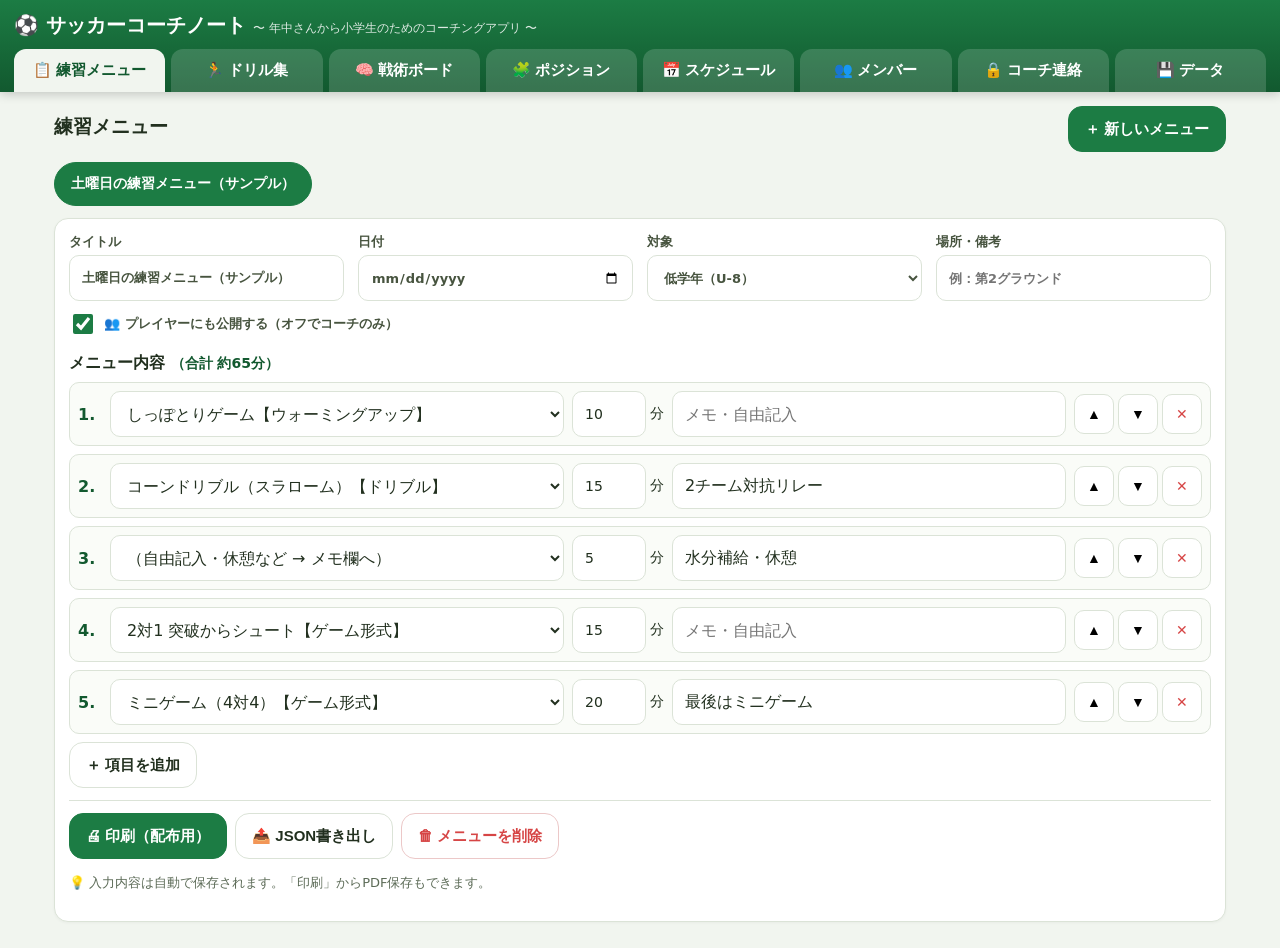
<file: index.html>
<!DOCTYPE html>
<html lang="ja">
<head>
<meta charset="utf-8">
<meta name="viewport" content="width=device-width, initial-scale=1, viewport-fit=cover">
<meta name="apple-mobile-web-app-capable" content="yes">
<title>サッカーコーチノート</title>
<link rel="icon" href="data:image/svg+xml,%3Csvg xmlns='http://www.w3.org/2000/svg' viewBox='0 0 100 100'%3E%3Ctext y='.9em' font-size='90'%3E%E2%9A%BD%3C/text%3E%3C/svg%3E">
<link rel="stylesheet" href="css/style.css">
</head>
<body>
<div id="app">

  <header class="app-header">
    <h1>⚽ サッカーコーチノート <small>〜 年中さんから小学生のためのコーチングアプリ 〜</small></h1>
    <nav class="tabs">
      <button class="tab-btn active" data-tab="menus">📋 練習メニュー</button>
      <button class="tab-btn" data-tab="drills">🏃 ドリル集</button>
      <button class="tab-btn" data-tab="board">🧠 戦術ボード</button>
      <button class="tab-btn" data-tab="formation">🧩 ポジション</button>
      <button class="tab-btn" data-tab="schedule">📅 スケジュール</button>
      <button class="tab-btn" data-tab="roster">👥 メンバー</button>
      <button class="tab-btn coach-only" data-tab="coachnotes">🔒 コーチ連絡</button>
      <button class="tab-btn" data-tab="data">💾 データ</button>
    </nav>
  </header>

  <main>

    <!-- ============ 練習メニュー ============ -->
    <section id="tab-menus" class="tab active">
      <div class="pane-head">
        <h2>練習メニュー</h2>
        <button id="menu-new" class="btn primary coach-only">＋ 新しいメニュー</button>
      </div>
      <div id="menu-list" class="chip-list"></div>

      <div id="menu-editor" class="card hidden">
        <div class="form-grid">
          <label>タイトル<input id="menu-title" placeholder="例：土曜日の練習"></label>
          <label>日付<input id="menu-date" type="date"></label>
          <label>対象<select id="menu-age"></select></label>
          <label>場所・備考<input id="menu-note" placeholder="例：第2グラウンド"></label>
        </div>

        <label class="vis-toggle coach-only"><input type="checkbox" id="menu-visible" checked> 👥 プレイヤーにも公開する（オフでコーチのみ）</label>

        <h3>メニュー内容 <span id="menu-total" class="total"></span></h3>
        <div id="menu-items"></div>
        <button id="menu-add-item" class="btn coach-only">＋ 項目を追加</button>

        <div class="btn-row end">
          <button id="menu-print" class="btn primary">🖨 印刷（配布用）</button>
          <button id="menu-export" class="btn">📤 JSON書き出し</button>
          <button id="menu-delete" class="btn danger coach-only">🗑 メニューを削除</button>
        </div>
        <p class="hint coach-only">💡 入力内容は自動で保存されます。「印刷」からPDF保存もできます。</p>
        <p class="hint player-only">👀 このメニューは閲覧専用です。「印刷」からPDF保存できます。</p>
      </div>
    </section>

    <!-- ============ ドリル集 ============ -->
    <section id="tab-drills" class="tab">
      <div class="pane-head">
        <h2>ドリル集（練習の引き出し）</h2>
        <button id="drill-new" class="btn primary coach-only">＋ 新しいドリル</button>
      </div>

      <div id="drill-form" class="card hidden coach-only">
        <h3 id="drill-form-title">新しいドリル</h3>
        <div class="form-grid">
          <label>ドリル名<input id="df-name" placeholder="例：鳥かごパス"></label>
          <label>カテゴリ<select id="df-category"></select></label>
          <label>対象年齢<select id="df-age"></select></label>
          <label>目安時間（分）<input id="df-duration" type="number" min="0" max="180" inputmode="numeric"></label>
          <label>人数<input id="df-players" placeholder="例：4人1組"></label>
          <label>用具<input id="df-equipment" placeholder="例：コーン4個、ビブス"></label>
        </div>
        <label class="block">やり方<textarea id="df-desc" rows="4" placeholder="ルール・進め方を書きます"></textarea></label>
        <label class="block">コーチングポイント<textarea id="df-points" rows="3" placeholder="声かけのポイントなど"></textarea></label>
        <label class="block">図（戦術ボードで作成したもの）<select id="df-board"></select></label>
        <label class="vis-toggle"><input type="checkbox" id="df-visible" checked> 👥 プレイヤーにも公開する（オフでコーチのみ）</label>
        <div class="btn-row end">
          <button id="df-save" class="btn primary">保存</button>
          <button id="df-cancel" class="btn">キャンセル</button>
          <button id="df-delete" class="btn danger hidden">削除</button>
        </div>
      </div>

      <div id="drill-list" class="drill-grid"></div>
    </section>

    <!-- ============ 戦術ボード ============ -->
    <section id="tab-board" class="tab">
      <div class="pane-head">
        <h2>戦術ボード</h2>
        <span class="hint">駒を置く → 指でドラッグして動かす／タップで番号・文字を変更</span>
      </div>

      <div class="board-layout">
        <div class="board-main">
          <div class="toolbar coach-only" id="board-tools">
            <button class="tool active" data-tool="select">✋ 移動</button>
            <button class="tool" data-tool="home">🔵 味方</button>
            <button class="tool" data-tool="away">🔴 相手</button>
            <button class="tool" data-tool="ball">⚽ ボール</button>
            <button class="tool" data-tool="cone">🔺 コーン</button>
            <button class="tool" data-tool="marker">🟡 マーカー</button>
            <button class="tool" data-tool="goal">🥅 ゴール</button>
            <button class="tool" data-tool="arrow">➡ 動き</button>
            <button class="tool" data-tool="parrow">⤍ パス(点線)</button>
            <button class="tool" data-tool="pen">✏️ ペン</button>
            <button class="tool" data-tool="text">🔤 文字</button>
            <button class="tool" data-tool="erase">🧹 消す</button>
          </div>
          <div class="toolbar sub coach-only">
            <span class="tb-label">色</span>
            <span id="board-colors" class="swatches"></span>
            <select id="board-field" class="field-select"></select>
            <button id="board-undo" class="btn small">↩ 戻す</button>
            <button id="board-clear" class="btn small danger">全消去</button>
          </div>

          <svg id="board-svg" xmlns="http://www.w3.org/2000/svg"></svg>

          <label class="vis-toggle coach-only"><input type="checkbox" id="board-visible" checked> 👥 プレイヤーにも公開する（オフでコーチのみ）</label>
          <div class="btn-row board-actions">
            <input id="board-name" class="coach-only" placeholder="ボード名（例：コーナーキックの守備）">
            <button id="board-save" class="btn primary coach-only">💾 保存</button>
            <button id="board-newbtn" class="btn coach-only">＋ 新規</button>
            <button id="board-png" class="btn">🖼 PNG保存</button>
            <button id="board-print" class="btn">🖨 印刷</button>
            <span id="board-status" class="status"></span>
          </div>
        </div>

        <aside class="board-side">
          <h3>保存したボード</h3>
          <div id="board-list"></div>
        </aside>
      </div>
    </section>

    <!-- ============ ポジション ============ -->
    <section id="tab-formation" class="tab">
      <div class="pane-head">
        <h2>ポジション（フォーメーション）</h2>
        <span class="hint">選手をドラッグで移動／タップで選手・役割を設定</span>
      </div>

      <!-- ポジション枠の編集モーダル -->
      <div id="fm-slot-modal" class="modal-overlay hidden">
        <div class="modal-box">
          <h3 id="fm-slot-title">選手を設定</h3>
          <label class="block">登録メンバーから選ぶ
            <select id="fm-slot-member"></select>
          </label>
          <label class="block" id="fm-slot-name-wrap">名前（自由入力）
            <input id="fm-slot-name" placeholder="例：たろう">
          </label>
          <label class="block">背番号
            <input id="fm-slot-num" inputmode="numeric" placeholder="例：7">
          </label>
          <div class="block">
            <span class="field-label">役割（ポジション）</span>
            <div id="fm-slot-roles" class="role-pick"></div>
          </div>
          <div class="btn-row end">
            <button id="fm-slot-save" class="btn primary">決定</button>
            <button id="fm-slot-clear" class="btn">空欄にする</button>
            <button id="fm-slot-cancel" class="btn">キャンセル</button>
          </div>
        </div>
      </div>

      <div class="board-layout">
        <div class="board-main">
          <div class="toolbar sub">
            <select id="fm-format" class="field-select coach-only"></select>
            <select id="fm-preset" class="field-select coach-only"></select>
            <input id="fm-name" class="coach-only" placeholder="名前（例：vs ○○FC 前半）">
            <label class="vis-toggle coach-only"><input type="checkbox" id="fm-visible" checked> 👥 プレイヤーに公開</label>
          </div>
          <svg id="formation-svg" xmlns="http://www.w3.org/2000/svg" class="formation"></svg>
          <div class="btn-row board-actions">
            <button id="fm-save" class="btn primary coach-only">💾 保存</button>
            <button id="fm-new" class="btn coach-only">＋ 新規</button>
            <button id="fm-png" class="btn">🖼 PNG保存</button>
            <button id="fm-print" class="btn">🖨 印刷</button>
            <span id="fm-status" class="status"></span>
          </div>
        </div>

        <aside class="board-side">
          <h3>保存したポジション表</h3>
          <div id="formation-list"></div>
        </aside>
      </div>
    </section>

    <!-- ============ スケジュール ============ -->
    <section id="tab-schedule" class="tab">
      <div class="pane-head">
        <h2>スケジュール（練習・試合・出欠・結果）</h2>
        <div class="btn-row" style="margin-top:0">
          <button id="event-new" class="btn primary coach-only">＋ 新しい予定</button>
          <button id="schedule-print" class="btn">🖨 一覧を印刷</button>
          <button id="schedule-export" class="btn">📤 JSON書き出し</button>
        </div>
      </div>

      <div id="event-form" class="card hidden coach-only" data-id="" data-new="">
        <h3 id="event-form-title">新しい予定</h3>
        <div class="form-grid">
          <label>種別
            <select id="ef-type">
              <option value="practice">練習</option>
              <option value="match">試合</option>
              <option value="other">その他</option>
            </select>
          </label>
          <label>内容・タイトル<input id="ef-title" placeholder="例：土曜練習／練習試合 vs ○○FC"></label>
          <label>日付<input id="ef-date" type="date"></label>
          <label>開始<input id="ef-start" type="time"></label>
          <label>終了<input id="ef-end" type="time"></label>
          <label>場所<input id="ef-place" placeholder="例：第2グラウンド"></label>
          <label id="ef-opponent-wrap">対戦相手<input id="ef-opponent" placeholder="例：さくらFC"></label>
          <label>練習メニュー<select id="ef-menu"></select></label>
        </div>
        <label class="block">メモ・連絡事項<textarea id="ef-note" rows="2" placeholder="集合時間・持ち物など"></textarea></label>
        <label class="vis-toggle"><input type="checkbox" id="ef-visible" checked> 👥 プレイヤーにも公開する（オフでコーチのみ）</label>

        <div id="ef-repeat-wrap" class="ef-repeat">
          <div class="form-grid">
            <label>複数日にまとめて登録
              <select id="ef-repeat">
                <option value="none">1日だけ登録</option>
                <option value="weekly">毎週（同じ曜日）</option>
                <option value="biweekly">隔週（2週ごと）</option>
                <option value="daily">毎日（連続）</option>
              </select>
            </label>
            <label id="ef-repeat-count-wrap">回数（最初の日を含む）
              <input id="ef-repeat-count" type="number" min="2" max="30" value="4" inputmode="numeric">
            </label>
          </div>
          <p class="hint" id="ef-repeat-hint"></p>
        </div>

        <div class="btn-row end">
          <button id="ef-save" class="btn primary">保存</button>
          <button id="ef-cancel" class="btn">キャンセル</button>
        </div>
      </div>

      <div class="sv-bar">
        <div class="sv-toggle">
          <button id="sv-list" class="sv-btn active">☰ リスト</button>
          <button id="sv-cal" class="sv-btn">📅 カレンダー</button>
        </div>
        <div id="cal-nav" class="cal-nav">
          <button id="cal-prev" class="btn small" title="前の月">‹</button>
          <span id="cal-label" class="cal-label"></span>
          <button id="cal-next" class="btn small" title="次の月">›</button>
          <button id="cal-today" class="btn small">今月</button>
        </div>
      </div>

      <div id="event-calendar"></div>

      <div class="schedule-layout">
        <div id="event-list" class="event-list"></div>
        <div id="event-detail" class="card hidden"></div>
      </div>
    </section>

    <!-- ============ メンバー ============ -->
    <section id="tab-roster" class="tab">
      <div class="pane-head">
        <h2>メンバー（名簿）</h2>
        <div class="btn-row" style="margin-top:0">
          <button id="roster-new" class="btn primary coach-only">＋ メンバーを追加</button>
          <button id="roster-print" class="btn">🖨 名簿を印刷</button>
          <button id="roster-csv-export" class="btn">📤 CSV書き出し</button>
          <button id="roster-csv-import" class="btn coach-only">📥 CSV読み込み</button>
          <input type="file" id="roster-csv-file" accept=".csv,text/csv" hidden>
        </div>
      </div>

      <div id="member-form" class="card hidden coach-only">
        <h3 id="member-form-title">新しいメンバー</h3>
        <div class="form-grid">
          <label>区分
            <select id="mf-kind">
              <option value="player">選手</option>
              <option value="coach">コーチ</option>
            </select>
          </label>
          <label>名前<input id="mf-name" placeholder="例：たろう／さとうコーチ"></label>
          <label class="mf-player-field">学年<select id="mf-grade"></select></label>
          <label class="mf-player-field">背番号<input id="mf-number" inputmode="numeric" placeholder="例：7"></label>
          <label class="mf-coach-field">役割<input id="mf-role" placeholder="例：監督／GKコーチ／会計"></label>
          <label>メモ<input id="mf-note" placeholder="例：連絡先・ポジションなど"></label>
        </div>
        <div class="block mf-coach-field" id="mf-grades-wrap">
          <span class="field-label">担当学年（複数選べます・任意）</span>
          <div id="mf-grades" class="grade-checks"></div>
        </div>
        <div class="btn-row end">
          <button id="mf-save" class="btn primary">保存</button>
          <button id="mf-cancel" class="btn">キャンセル</button>
          <button id="mf-delete" class="btn danger hidden">削除</button>
        </div>
      </div>

      <div id="roster-list"></div>
    </section>

    <!-- ============ コーチ連絡（コーチ専用） ============ -->
    <section id="tab-coachnotes" class="tab coach-only">
      <div class="pane-head">
        <h2>🔒 コーチ連絡（コーチ専用）</h2>
        <span class="hint">この内容はコーチだけが見られます。プレイヤーには表示されません。</span>
      </div>

      <div class="card">
        <label class="block">連絡・メモを投稿
          <textarea id="cn-input" rows="3" placeholder="例：土曜は用具当番が田中コーチ。ビブスの洗濯をお願いします。"></textarea>
        </label>
        <div class="btn-row end">
          <button id="cn-post" class="btn primary">投稿する</button>
        </div>
      </div>

      <div id="cn-list"></div>
    </section>

    <!-- ============ データ管理 ============ -->
    <section id="tab-data" class="tab">
      <h2>データ管理</h2>
      <div class="card">
        <p id="data-stats"></p>
        <div class="btn-row">
          <button id="data-export" class="btn primary">📤 全データを書き出す（JSON）</button>
          <button id="data-import" class="btn coach-only">📥 データを読み込む</button>
          <input type="file" id="data-file" accept=".json,application/json" hidden>
          <button id="data-reset" class="btn danger coach-only">🗑 全データを削除（初期化）</button>
        </div>
        <p class="hint">
          ・データはこの端末のブラウザ内に自動保存されます。<br>
          ・「書き出す」で作ったJSONファイルを、別のタブレットで「読み込む」と同じデータを使えます。<br>
          ・練習メニュー単体のJSONは、メニュー画面の「JSON書き出し」から出力できます（読み込むと追加取り込みされます）。<br>
          ・図はPNG画像として保存でき、各画面の「印刷」からは紙の配布資料やPDFを作成できます。
        </p>
      </div>
    </section>

  </main>
</div>

<!-- 印刷用領域（印刷時のみ表示） -->
<div id="print-area"></div>

<script src="js/board.js"></script>
<script src="js/app.js"></script>
</body>
</html>
</file>
<file: css/style.css>
/* =========================================================
 * サッカーコーチノート スタイル（タブレット優先）
 * ======================================================= */
:root {
  --green: #1c7c44;
  --green-dark: #12592f;
  --bg: #f1f5ef;
  --card: #ffffff;
  --line: #dbe3d7;
  --text: #22301f;
  --accent: #1f6fe0;
  --danger: #d64545;
  --radius: 14px;
}

* { box-sizing: border-box; -webkit-tap-highlight-color: transparent; }

body {
  margin: 0;
  font-family: system-ui, -apple-system, "Segoe UI", "Hiragino Kaku Gothic ProN", "Noto Sans JP", sans-serif;
  background: var(--bg);
  color: var(--text);
  -webkit-text-size-adjust: 100%;
}

/* ---- ヘッダー・タブ ---- */
.app-header {
  position: sticky;
  top: 0;
  z-index: 20;
  background: linear-gradient(180deg, var(--green), var(--green-dark));
  color: #fff;
  padding: 10px 14px 0;
  box-shadow: 0 2px 10px rgba(0, 0, 0, 0.2);
}
.app-header h1 { font-size: 20px; margin: 2px 0 10px; }
.app-header h1 small { font-size: 12px; font-weight: 500; opacity: 0.85; }

.tabs { display: flex; gap: 6px; overflow-x: auto; }
.tab-btn {
  flex: 1;
  min-width: 108px;
  padding: 12px 6px;
  font-size: 15px;
  font-weight: 700;
  border: none;
  border-radius: 12px 12px 0 0;
  background: rgba(255, 255, 255, 0.16);
  color: #fff;
  cursor: pointer;
  white-space: nowrap;
}
.tab-btn.active { background: var(--bg); color: var(--green-dark); }

main { padding: 14px; max-width: 1200px; margin: 0 auto; }
.tab { display: none; }
.tab.active { display: block; }

h2 { font-size: 19px; margin: 6px 0 10px; }
h3 { font-size: 16px; margin: 16px 0 8px; }

.pane-head { display: flex; align-items: center; justify-content: space-between; gap: 10px; flex-wrap: wrap; }
.hidden { display: none !important; }
.hint { color: #5c6b57; font-size: 13px; line-height: 1.7; }
.total { color: var(--green-dark); font-size: 14px; }
.status { color: var(--green-dark); font-weight: 700; font-size: 14px; }

/* ---- ボタン・カード ---- */
.btn {
  min-height: 46px;
  padding: 8px 16px;
  font-size: 15px;
  font-weight: 700;
  border: 1.5px solid var(--line);
  border-radius: var(--radius);
  background: #fff;
  color: var(--text);
  cursor: pointer;
}
.btn:active { transform: scale(0.97); }
.btn.primary { background: var(--green); border-color: var(--green); color: #fff; }
.btn.danger { color: var(--danger); border-color: #ecc8c8; }
.btn.small { min-height: 38px; padding: 4px 10px; font-size: 13px; }
.btn-row { display: flex; gap: 8px; flex-wrap: wrap; align-items: center; margin-top: 12px; }
.btn-row.end { border-top: 1px solid var(--line); padding-top: 12px; }

.icon-btn {
  min-width: 40px;
  min-height: 40px;
  border: 1.5px solid var(--line);
  border-radius: 10px;
  background: #fff;
  font-size: 14px;
  cursor: pointer;
}
.icon-btn.danger { color: var(--danger); }

.card {
  background: var(--card);
  border: 1px solid var(--line);
  border-radius: var(--radius);
  padding: 14px;
  margin: 12px 0;
  box-shadow: 0 1px 3px rgba(0, 0, 0, 0.04);
}

/* ---- フォーム ---- */
input, select, textarea {
  font: inherit;
  color: inherit;
  border: 1.5px solid var(--line);
  border-radius: 10px;
  padding: 10px 12px;
  background: #fff;
  min-height: 46px;
  max-width: 100%;
}
textarea { min-height: 0; line-height: 1.6; }
input:focus, select:focus, textarea:focus { outline: 2px solid var(--green); outline-offset: 0; border-color: var(--green); }

.form-grid {
  display: grid;
  grid-template-columns: repeat(auto-fit, minmax(220px, 1fr));
  gap: 10px 14px;
}
.form-grid label, label.block { display: flex; flex-direction: column; gap: 4px; font-size: 13px; font-weight: 700; color: #47543f; }
label.block { margin-top: 10px; }

/* ---- メニュー一覧チップ ---- */
.chip-list { display: flex; gap: 8px; flex-wrap: wrap; margin: 10px 0; }
.chip {
  padding: 10px 16px;
  min-height: 44px;
  border-radius: 22px;
  border: 1.5px solid var(--line);
  background: #fff;
  font-size: 14px;
  font-weight: 700;
  cursor: pointer;
}
.chip.active { background: var(--green); border-color: var(--green); color: #fff; }

/* ---- メニュー項目 ---- */
.menu-item {
  display: flex;
  align-items: center;
  gap: 8px;
  flex-wrap: wrap;
  padding: 8px;
  border: 1px solid var(--line);
  border-radius: 10px;
  margin-bottom: 8px;
  background: #fafcf8;
}
.mi-num { font-weight: 800; color: var(--green-dark); min-width: 24px; }
.mi-drill { flex: 2 1 220px; }
.mi-time { display: flex; align-items: center; gap: 4px; font-size: 14px; }
.mi-min { width: 74px; }
.mi-note { flex: 2 1 160px; }
.mi-btns { display: flex; gap: 4px; margin-left: auto; }

/* ---- ドリル一覧 ---- */
.drill-grid { display: grid; grid-template-columns: repeat(auto-fill, minmax(300px, 1fr)); gap: 12px; }
.drill-card { margin: 0; display: flex; flex-direction: column; gap: 8px; }
.drill-card-head { display: flex; align-items: center; justify-content: space-between; gap: 8px; font-size: 15px; }
.tag { background: #e7f0e3; color: var(--green-dark); border-radius: 12px; padding: 3px 10px; font-size: 12px; font-weight: 700; white-space: nowrap; }
.drill-card-meta { font-size: 13px; color: #5c6b57; }
.drill-card-desc { font-size: 13px; line-height: 1.7; color: #333; }

/* ---- 戦術ボード ---- */
.board-layout { display: grid; grid-template-columns: minmax(0, 1fr) 280px; gap: 14px; margin-top: 10px; }
@media (max-width: 900px) { .board-layout { grid-template-columns: 1fr; } }

.toolbar { display: flex; gap: 6px; flex-wrap: wrap; margin-bottom: 8px; align-items: center; }
.tool {
  min-height: 46px;
  padding: 6px 12px;
  font-size: 14px;
  font-weight: 700;
  border: 1.5px solid var(--line);
  border-radius: 12px;
  background: #fff;
  cursor: pointer;
}
.tool.active { background: var(--accent); border-color: var(--accent); color: #fff; }
.tb-label { font-size: 13px; font-weight: 700; color: #47543f; }
.swatches { display: flex; gap: 6px; }
.swatch {
  width: 38px;
  height: 38px;
  border-radius: 50%;
  border: 2px solid #c9d2c4;
  cursor: pointer;
  padding: 0;
}
.swatch.active { outline: 3px solid var(--accent); outline-offset: 1px; }
.field-select { min-height: 46px; }

#board-svg {
  width: 100%;
  height: auto;
  max-height: 74vh;
  display: block;
  border-radius: 12px;
  box-shadow: 0 2px 10px rgba(0, 0, 0, 0.12);
  touch-action: none;
  user-select: none;
}
#formation-svg {
  height: 72vh;
  max-width: 100%;
  width: auto;
  display: block;
  margin: 0 auto;
  border-radius: 12px;
  box-shadow: 0 2px 10px rgba(0, 0, 0, 0.12);
  touch-action: none;
  user-select: none;
}

.board-actions input { flex: 1 1 220px; }

.board-side h3 { margin-top: 0; }
.board-item { margin: 0 0 10px; padding: 10px; }
.board-item.active { border-color: var(--green); box-shadow: 0 0 0 2px rgba(28, 124, 68, 0.25); }
.board-item-name { font-size: 13px; font-weight: 700; margin-top: 6px; line-height: 1.5; }
.board-item-name small { color: #5c6b57; font-weight: 500; }
.b-thumb svg { width: 100%; height: auto; display: block; border-radius: 8px; }
.b-thumb.tall svg { max-height: 220px; width: auto; margin: 0 auto; }
.drill-card .b-thumb svg { border-radius: 10px; }

/* =========================================================
 * 印刷
 * ======================================================= */
#print-area { display: none; }

@media print {
  body.printing #app { display: none !important; }
  body.printing #print-area { display: block; }
}

.p-doc { font-size: 12pt; color: #111; }
.p-title {
  font-size: 18pt;
  margin: 0 0 6pt;
  padding-bottom: 4pt;
  border-bottom: 2.5pt solid #1c7c44;
}
.p-meta { font-size: 10.5pt; color: #333; margin-bottom: 10pt; }

.p-drill {
  border: 1pt solid #bbb;
  border-radius: 6pt;
  padding: 8pt 10pt;
  margin-bottom: 8pt;
  break-inside: avoid;
}
.p-drill-head { display: flex; align-items: baseline; gap: 8pt; }
.p-num {
  background: #1c7c44;
  color: #fff;
  border-radius: 50%;
  width: 18pt;
  height: 18pt;
  display: inline-flex;
  align-items: center;
  justify-content: center;
  font-weight: 700;
  font-size: 11pt;
  flex-shrink: 0;
}
.p-drill-name { font-weight: 700; font-size: 13pt; flex: 1; }
.p-min { font-weight: 700; color: #1c7c44; white-space: nowrap; }
.p-tags { font-size: 9.5pt; color: #444; margin: 3pt 0 0 26pt; }
.p-note { font-size: 10pt; margin: 3pt 0 0 26pt; }
.p-body { display: flex; gap: 10pt; margin: 6pt 0 0 26pt; align-items: flex-start; }
.p-fig { width: 58mm; flex-shrink: 0; }
.p-fig svg { width: 100%; height: auto; border: 0.5pt solid #ccc; border-radius: 4pt; }
.p-texts { flex: 1; min-width: 0; }
.p-desc { font-size: 10pt; line-height: 1.65; margin-bottom: 5pt; }
.p-foot { font-size: 8.5pt; color: #999; text-align: right; margin-top: 8pt; }

.p-board-fig svg { width: 100%; height: auto; border: 0.5pt solid #ccc; border-radius: 4pt; }

.p-form-row { display: flex; gap: 8mm; align-items: flex-start; }
.p-form-fig { flex-shrink: 0; }
.p-form-fig svg { height: 195mm; width: auto; border: 0.5pt solid #ccc; border-radius: 4pt; }
.p-table { border-collapse: collapse; flex: 1; font-size: 11pt; }
.p-table th, .p-table td { border: 0.75pt solid #999; padding: 4pt 8pt; text-align: left; min-width: 40pt; }
.p-table th { background: #e7f0e3; }

/* ---- チーム共有版（team/）で使う要素 ---- */
.user-chip { float: right; font-size: 13px; font-weight: 500; margin-top: 2px; }
.user-chip a { color: #fff; }
#sync-status { cursor: pointer; opacity: 0.92; }
#sync-status.error { color: #ffd0d0; font-weight: 700; }

/* =========================================================
 * スケジュール・出欠・結果
 * ======================================================= */
.schedule-layout { display: grid; grid-template-columns: minmax(0, 360px) minmax(0, 1fr); gap: 14px; margin-top: 12px; align-items: start; }
@media (max-width: 820px) { .schedule-layout { grid-template-columns: 1fr; } }

.event-list { display: flex; flex-direction: column; gap: 8px; }
.event-chip {
  display: flex; flex-direction: column; gap: 3px;
  text-align: left; padding: 12px 14px;
  border: 1.5px solid var(--line); border-left: 6px solid var(--accent);
  border-radius: 12px; background: #fff; cursor: pointer; font: inherit;
}
.event-chip.type-match { border-left-color: var(--danger); }
.event-chip.type-other { border-left-color: #999; }
.event-chip.active { box-shadow: 0 0 0 2px rgba(28,124,68,.3); border-color: var(--green); }
.event-chip.past { opacity: .62; }
.ev-date { font-size: 12px; font-weight: 700; color: var(--green-dark); }
.ev-title { font-size: 15px; font-weight: 700; display: flex; align-items: center; gap: 6px; }
.ev-badge { font-size: 11px; font-weight: 700; color: #fff; background: var(--accent); border-radius: 6px; padding: 1px 7px; }
.ev-badge.type-match { background: var(--danger); }
.ev-badge.type-other { background: #888; }
.ev-badge.type-practice { background: var(--green); }
.ev-sub { font-size: 12px; color: #5c6b57; }
.ev-att { white-space: nowrap; }

.event-head { display: flex; align-items: center; justify-content: space-between; gap: 10px; flex-wrap: wrap; }
.event-head h3 { margin: 0; }
.ev-info { margin: 8px 0; font-size: 14px; font-weight: 600; display: flex; flex-wrap: wrap; gap: 4px 10px; align-items: center; }
.ev-note { background: #fafcf8; border: 1px solid var(--line); border-radius: 8px; padding: 8px 10px; font-size: 13px; line-height: 1.7; margin: 6px 0; }

.ev-result { margin: 12px 0; padding: 12px; border: 1px solid var(--line); border-radius: 10px; background: #fff7ed; }
.ev-result h4 { margin: 0 0 8px; }
.score-row { display: flex; align-items: center; gap: 8px; font-weight: 700; flex-wrap: wrap; }
.score-row input { width: 64px; text-align: center; font-size: 18px; }
.ev-result textarea { width: 100%; margin-top: 8px; }
.score-view { font-size: 20px; font-weight: 800; color: var(--green-dark); margin: 4px 0; }

.att-block { margin-top: 14px; }
.att-block h4 { margin: 0 0 8px; }
.att-block h4 small { font-weight: 500; color: #5c6b57; }
.att-row { display: flex; align-items: center; justify-content: space-between; gap: 8px; flex-wrap: wrap; padding: 7px 8px; border-bottom: 1px solid var(--line); }
.att-row.mine { background: #edf6ef; border-radius: 8px; }
.att-name { font-size: 14px; font-weight: 600; display: flex; align-items: center; gap: 6px; }
.att-name small { color: #5c6b57; font-weight: 500; }
.att-name .you { background: var(--green); color: #fff; font-size: 10px; border-radius: 6px; padding: 1px 6px; }
.att-btns { display: flex; gap: 4px; }
.att-btn {
  min-height: 40px; padding: 4px 10px; font-size: 13px; font-weight: 700;
  border: 1.5px solid var(--line); border-radius: 9px; background: #fff; color: #555; cursor: pointer;
}
.att-btn:disabled { opacity: .45; cursor: default; }
.att-btn.att-present.on { background: #1c7c44; border-color: #1c7c44; color: #fff; }
.att-btn.att-absent.on { background: var(--danger); border-color: var(--danger); color: #fff; }
.att-btn.att-maybe.on { background: #e8a614; border-color: #e8a614; color: #fff; }

/* ---- メンバー ---- */
.member-card { margin: 0; }
.member-main { display: flex; align-items: center; gap: 8px; font-size: 16px; }
.member-num { font-weight: 800; color: var(--green-dark); }

/* ---- 権限：プレイヤーは編集UIを隠す ---- */
body.role-player .coach-only { display: none !important; }

/* ---- 印刷：ワイド表・出欠セル ---- */
.p-table.wide { width: 100%; }
.p-table.wide td, .p-table.wide th { min-width: 0; }
.att-cell { text-align: center; font-weight: 700; font-size: 13pt; }
.user-chip .role-tag { background: rgba(255,255,255,.22); border-radius: 8px; padding: 1px 8px; font-size: 11px; margin-left: 6px; }

/* =========================================================
 * ポジション枠 編集モーダル
 * ======================================================= */
.modal-overlay {
  position: fixed; inset: 0; z-index: 100;
  background: rgba(0, 0, 0, .45);
  display: flex; align-items: center; justify-content: center;
  padding: 16px;
}
.modal-box {
  background: #fff; border-radius: 16px; padding: 20px;
  width: 100%; max-width: 420px; max-height: 90vh; overflow-y: auto;
  box-shadow: 0 16px 50px rgba(0, 0, 0, .35);
}
.modal-box h3 { margin: 0 0 10px; }
.modal-box .block { display: block; margin-top: 12px; font-size: 13px; font-weight: 700; color: #47543f; }
.modal-box .block input, .modal-box .block select { width: 100%; margin-top: 4px; }
.field-label { display: block; margin-bottom: 4px; }

.role-pick { display: flex; gap: 8px; }
.role-btn {
  flex: 1; min-height: 46px; font-size: 15px; font-weight: 800;
  border: 2px solid var(--line); border-radius: 12px; background: #fff; color: #555; cursor: pointer;
}
.role-btn.on { background: var(--rc, var(--accent)); border-color: var(--rc, var(--accent)); color: #fff; }

/* プレイヤー(参照のみ)専用の表示。既定は非表示、role-playerのときだけ表示 */
.player-only { display: none !important; }
body.role-player .player-only { display: block !important; }

/* 閲覧専用（プレイヤー）のメニュー内容表示 */
.menu-item.view { background: #fff; }
.mi-vtitle { flex: 2 1 220px; font-weight: 700; }
.mi-vmin { font-weight: 700; color: var(--green-dark); white-space: nowrap; }
.mi-vnote { flex: 1 1 160px; color: #5c6b57; font-size: 13px; }

/* 予定フォームの「複数日登録」ブロック */
.ef-repeat { margin-top: 10px; padding-top: 10px; border-top: 1px dashed var(--line); }
.ef-repeat #ef-repeat-hint { margin: 4px 0 0; color: #1c7c44; }

/* =========================================================
 * スケジュール カレンダー表示
 * ======================================================= */
.sv-bar { display: flex; align-items: center; justify-content: space-between; gap: 10px; flex-wrap: wrap; margin-top: 12px; }
.sv-toggle { display: inline-flex; border: 1.5px solid var(--line); border-radius: 12px; overflow: hidden; background: #fff; }
.sv-btn { min-height: 42px; padding: 6px 16px; font: inherit; font-weight: 700; border: none; background: #fff; color: #555; cursor: pointer; }
.sv-btn.active { background: var(--green); color: #fff; }

.cal-nav { display: none; align-items: center; gap: 8px; }
#tab-schedule.cal-mode .cal-nav { display: flex; }
.cal-label { font-size: 16px; font-weight: 800; color: var(--green-dark); min-width: 120px; text-align: center; }

#event-calendar { display: none; margin-top: 12px; }
#tab-schedule.cal-mode #event-calendar { display: block; }
#tab-schedule.cal-mode #event-list { display: none; }
#tab-schedule.cal-mode .schedule-layout { grid-template-columns: 1fr; }

.cal-grid { display: grid; grid-template-columns: repeat(7, 1fr); gap: 4px; }
.cal-dow { text-align: center; font-weight: 700; font-size: 12px; padding: 4px 0; color: #47543f; }
.cal-dow.sun { color: var(--danger); }
.cal-dow.sat { color: var(--accent); }
.cal-cell {
  min-height: 92px; border: 1px solid var(--line); border-radius: 8px; padding: 3px;
  background: #fff; display: flex; flex-direction: column; gap: 2px; overflow: hidden;
}
.cal-cell.empty { background: transparent; border: none; }
#tab-schedule.cal-mode.role-coach .cal-cell[data-date], body:not(.role-player) .cal-cell[data-date] { cursor: pointer; }
.cal-cell.today { border-color: var(--green); box-shadow: inset 0 0 0 1.5px var(--green); }
.cal-daynum { font-size: 12px; font-weight: 700; display: flex; align-items: center; gap: 4px; }
.cal-cell.sun .cal-daynum { color: var(--danger); }
.cal-cell.sat .cal-daynum { color: var(--accent); }
.cal-todaymark { background: var(--green); color: #fff; border-radius: 6px; font-size: 9px; padding: 0 5px; font-weight: 700; }
.cal-evs { display: flex; flex-direction: column; gap: 2px; }
.cal-ev {
  display: block; width: 100%; text-align: left; font-size: 11px; line-height: 1.4;
  padding: 2px 5px; border-radius: 5px; border: none; color: #fff; cursor: pointer;
  white-space: nowrap; overflow: hidden; text-overflow: ellipsis; background: var(--green);
}
.cal-ev.type-match { background: var(--danger); }
.cal-ev.type-practice { background: var(--green); }
.cal-ev.type-other { background: #888; }
.cal-ev.sel { outline: 2px solid #111; outline-offset: 1px; }
.cal-help { margin-top: 8px; }

@media (max-width: 620px) {
  .cal-cell { min-height: 64px; }
  .cal-ev { font-size: 10px; padding: 1px 3px; }
  .cal-grid { gap: 2px; }
}

/* =========================================================
 * 公開/非公開トグル・バッジ、コーチ連絡
 * ======================================================= */
.vis-toggle {
  display: flex; align-items: center; gap: 8px; margin-top: 10px;
  font-size: 13px; font-weight: 700; color: #47543f; cursor: pointer;
}
.vis-toggle input { width: 20px; height: 20px; min-height: 0; flex: 0 0 auto; accent-color: var(--green); }
.vis-badge {
  display: inline-block; margin-left: 8px; font-size: 11px; font-weight: 700;
  color: #8a5a1a; background: #fdf1dc; border: 1px solid #f0d9a8; border-radius: 8px; padding: 1px 8px; white-space: nowrap;
}

/* コーチ連絡 */
.cn-item { margin: 0 0 10px; }
.cn-meta { display: flex; align-items: center; gap: 10px; font-size: 13px; color: #5c6b57; }
.cn-meta b { color: var(--green-dark); }
.cn-time { font-size: 12px; }
.cn-meta .cn-del { margin-left: auto; }
.cn-text { margin-top: 6px; font-size: 14px; line-height: 1.7; white-space: pre-wrap; word-break: break-word; }

/* =========================================================
 * メンバー：コーチ表示・担当学年チェック
 * ======================================================= */
.roster-head { font-size: 15px; color: var(--green-dark); margin: 16px 0 8px; padding-bottom: 4px; border-bottom: 2px solid var(--line); }
.roster-head:first-child { margin-top: 4px; }
.member-card.is-coach { border-color: #cfe0f5; background: #f5f9ff; }
.coach-chip { background: var(--accent); color: #fff; font-size: 11px; font-weight: 700; border-radius: 8px; padding: 2px 8px; }
.grade-checks { display: flex; flex-wrap: wrap; gap: 6px; margin-top: 4px; }
.grade-check {
  display: inline-flex; align-items: center; gap: 5px; font-size: 13px; font-weight: 700; color: #47543f;
  border: 1.5px solid var(--line); border-radius: 10px; padding: 6px 10px; cursor: pointer; background: #fff;
}
.grade-check input { width: 18px; height: 18px; min-height: 0; accent-color: var(--green); }
.grade-check:has(input:checked) { border-color: var(--green); background: #edf6ef; }
.p-subtitle { font-size: 12pt; color: #12592f; margin: 10pt 0 4pt; }
</file>
